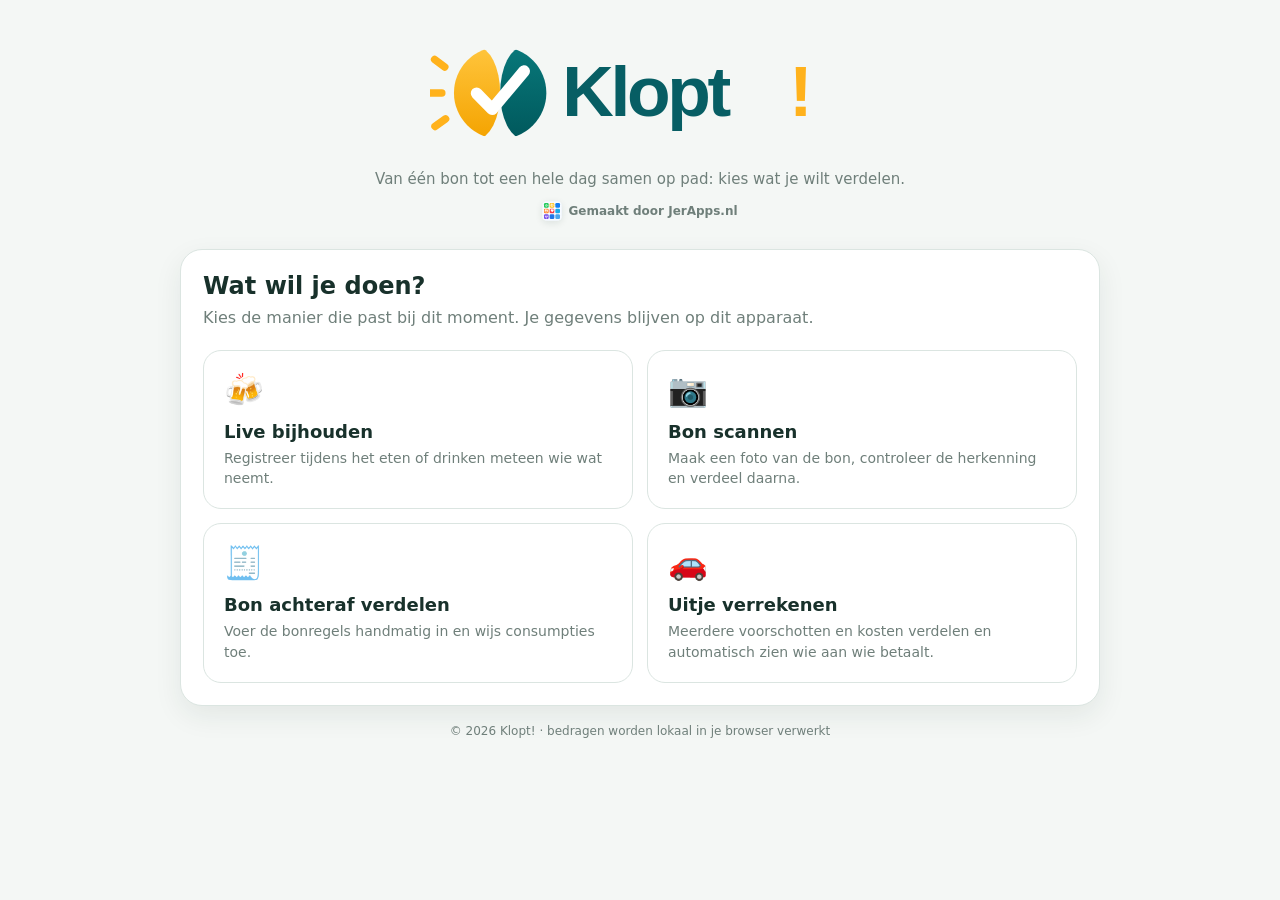
<file: index.html>
<!doctype html>
<html lang="nl">
<head>
  <meta charset="utf-8" />
  <meta name="viewport" content="width=device-width, initial-scale=1, viewport-fit=cover" />
  <meta name="theme-color" content="#174f43" />
  <title>Klopt!</title>
  <link rel="icon" type="image/svg+xml" href="assets/klopt-icon.svg">
  <style>
    :root{--bg:#f4f7f5;--card:#fff;--ink:#18312b;--muted:#6f7f7a;--line:#dbe5e1;--primary:#174f43;--accent:#f2a65a;--shadow:0 10px 28px rgba(24,49,43,.08)}
    *{box-sizing:border-box} body{margin:0;background:var(--bg);color:var(--ink);font-family:Inter,ui-sans-serif,system-ui,-apple-system,BlinkMacSystemFont,"Segoe UI",sans-serif;min-height:100vh}
    .wrap{width:min(920px,calc(100% - 28px));margin:0 auto;padding:28px 0 44px}.brand{text-align:center;margin-bottom:24px}.brand img{width:min(420px,82vw);height:auto;display:block;margin:0 auto}.brand p{margin:6px auto 0;max-width:590px;color:var(--muted);font-size:15px;line-height:1.5}
    .panel{background:var(--card);border:1px solid var(--line);border-radius:22px;box-shadow:var(--shadow);padding:22px}.panel h1{font-size:24px;margin:0 0 6px}.panel>p{margin:0 0 20px;color:var(--muted);line-height:1.5}
    .grid{display:grid;grid-template-columns:repeat(2,minmax(0,1fr));gap:14px}.choice{appearance:none;border:1px solid var(--line);background:#fff;border-radius:18px;padding:20px;text-align:left;cursor:pointer;color:var(--ink);font:inherit;transition:.15s ease;min-height:155px}.choice:hover{transform:translateY(-2px);box-shadow:0 9px 22px rgba(24,49,43,.08);border-color:#b9cec6}.choice:active{transform:none}.icon{font-size:32px;display:block;margin-bottom:12px}.choice strong{font-size:18px;display:block;margin-bottom:6px}.choice span:last-child{font-size:14px;color:var(--muted);line-height:1.45;display:block}
    .maker{display:inline-flex;align-items:center;gap:6px;margin-top:10px;color:var(--muted);font-size:12px;text-decoration:none;font-weight:650}.maker img{width:20px;height:20px;border-radius:5px;box-shadow:0 2px 7px rgba(24,49,43,.10);margin:0;display:block}.maker:hover{color:var(--primary)}
    .status{display:none;margin-top:15px;border-radius:14px;padding:12px 14px;background:#eaf7ef;color:#287a54;font-size:14px}.status.error{background:#fff0f0;color:#b84646}.foot{text-align:center;color:var(--muted);font-size:12px;margin-top:18px}
    @media(max-width:650px){.wrap{width:min(100% - 20px,920px);padding-top:18px}.panel{padding:16px;border-radius:18px}.grid{grid-template-columns:1fr}.choice{min-height:auto;padding:17px}.brand{margin-bottom:17px}}
  </style>
</head>
<body>
  <main class="wrap">
    <div class="brand">
      <img src="assets/klopt-logo.svg" alt="Klopt!">
      <p>Van één bon tot een hele dag samen op pad: kies wat je wilt verdelen.</p>
      <a class="maker" href="https://jerapps.nl" target="_blank" rel="noopener noreferrer"><img src="assets/jerapps-icon.svg" alt="">Gemaakt door JerApps.nl</a>
    </div>
    <section class="panel">
      <h1>Wat wil je doen?</h1>
      <p>Kies de manier die past bij dit moment. Je gegevens blijven op dit apparaat.</p>
      <div class="grid">
        <button class="choice" type="button" data-mode="live"><span class="icon">🍻</span><strong>Live bijhouden</strong><span>Registreer tijdens het eten of drinken meteen wie wat neemt.</span></button>
        <button class="choice" type="button" data-mode="scan"><span class="icon">📷</span><strong>Bon scannen</strong><span>Maak een foto van de bon, controleer de herkenning en verdeel daarna.</span></button>
        <button class="choice" type="button" data-mode="after"><span class="icon">🧾</span><strong>Bon achteraf verdelen</strong><span>Voer de bonregels handmatig in en wijs consumpties toe.</span></button>
        <button class="choice trip" type="button" id="tripBtn"><span class="icon">🚗</span><strong>Uitje verrekenen</strong><span>Meerdere voorschotten en kosten verdelen en automatisch zien wie aan wie betaalt.</span></button>
      </div>
      <div class="status" id="status">Klopt! wordt geladen…</div>
    </section>
    <div class="foot">&copy; 2026 Klopt! · bedragen worden lokaal in je browser verwerkt</div>
  </main>
  <script>
    const statusBox=document.getElementById('status');
    document.getElementById('tripBtn').addEventListener('click',()=>{ location.href='uitje.html'; });
    document.querySelectorAll('[data-mode]').forEach(btn=>btn.addEventListener('click',()=>launch(btn.dataset.mode)));

    async function launch(mode){
      statusBox.className='status'; statusBox.style.display='block'; statusBox.textContent='Klopt! wordt geladen…';
      document.querySelectorAll('button').forEach(b=>b.disabled=true);
      try{
        const res=await fetch('app.html',{cache:'no-store'});
        if(!res.ok) throw new Error('app.html kon niet worden geladen');
        let html=await res.text();
        html=html.replaceAll('Bonsplitser','Klopt!')
                 .replaceAll('assets/bonsplitser-logo.png','assets/klopt-logo.svg')
                 .replaceAll("'bonsplitser'","'klopt'");
        html=html.replace('</style>', `.brandcopy{min-width:0}.maker-app{display:inline-flex;align-items:center;gap:5px;color:var(--muted);font-size:11px;font-weight:650;text-decoration:none;margin-top:4px}.maker-app img{width:17px;height:17px;border-radius:4px}.maker-app:hover{color:var(--primary)}</style>`);
        html=html.replace('<p class="subtitle" id="headerSubtitle">Wie waren erbij?</p>', '<div class="brandcopy"><p class="subtitle" id="headerSubtitle">Wie waren erbij?</p><a class="maker-app" href="https://jerapps.nl" target="_blank" rel="noopener noreferrer"><img src="assets/jerapps-icon.svg" alt="">Gemaakt door JerApps.nl</a></div>');
        const safeMode=JSON.stringify(mode);
        const extra=`<script>setTimeout(()=>{const b=document.querySelector('[data-start-mode='+${safeMode}+']'); if(b) b.click();},50);<\/script>`;
        html=html.replace('</body>',extra+'</body>');
        html=html.replace('<div class="top-actions"><button class="linkbtn" id="resetBtn">','<div class="top-actions"><button class="linkbtn" onclick="location.reload()">← Hoofdmenu</button><button class="linkbtn" id="resetBtn">');
        document.open(); document.write(html); document.close();
      }catch(err){
        document.querySelectorAll('button').forEach(b=>b.disabled=false);
        statusBox.className='status error'; statusBox.textContent='Laden is niet gelukt. Vernieuw de pagina en probeer het opnieuw.';
        console.error(err);
      }
    }
  </script>
</body>
</html>
</file>
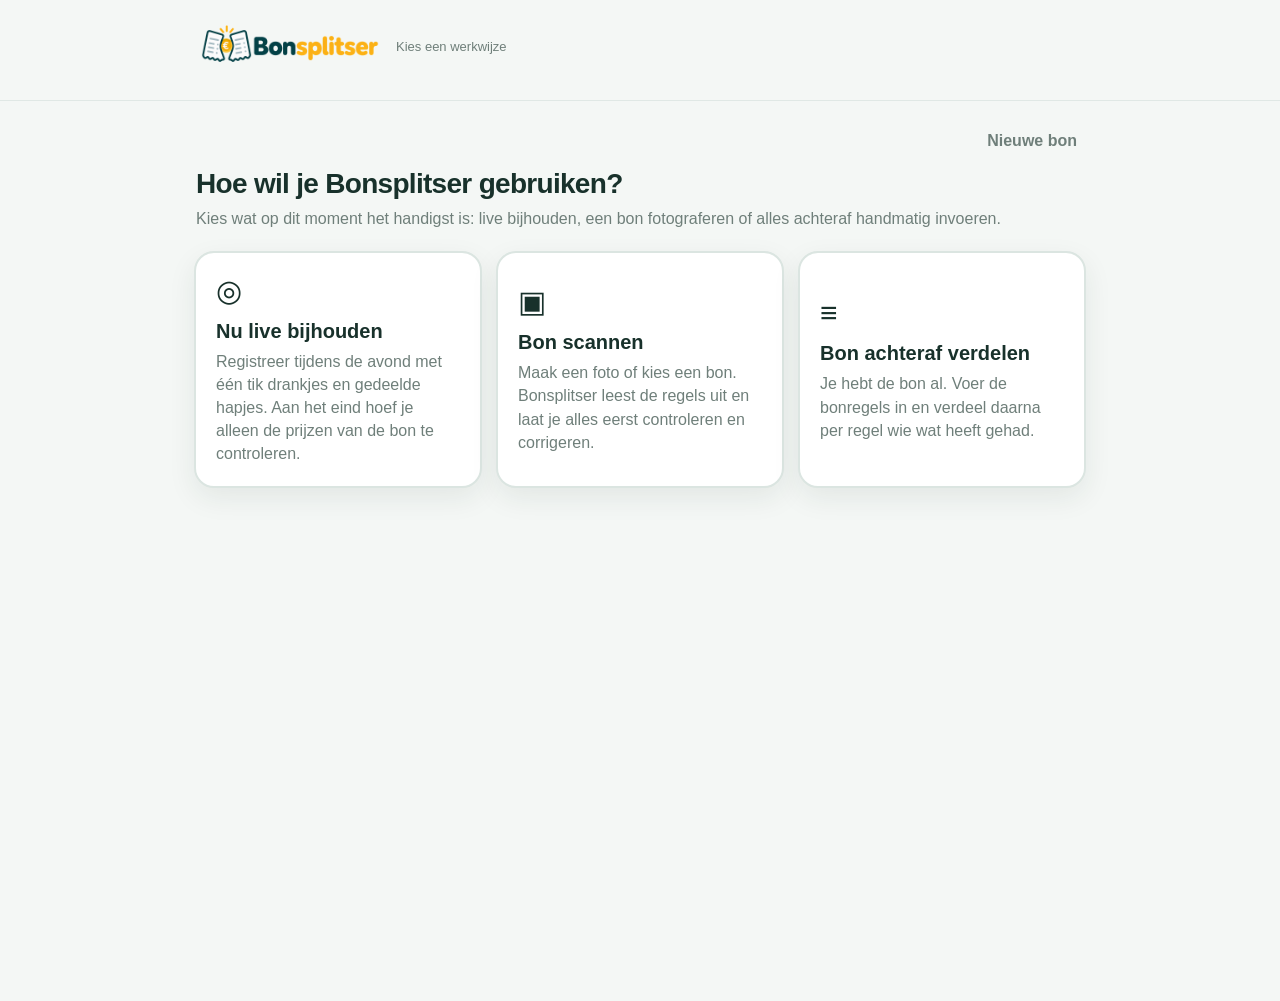
<file: app.html>
<!doctype html>
<html lang="nl">
<head>
  <meta charset="utf-8" />
  <meta name="viewport" content="width=device-width, initial-scale=1, viewport-fit=cover" />
  <meta name="theme-color" content="#174f43" />
  <title>Bonsplitser</title>
  <link rel="icon" type="image/png" href="assets/favicon.png">
  <style>
    :root {
      --bg: #f4f7f5;
      --card: #ffffff;
      --ink: #18312b;
      --muted: #6f7f7a;
      --line: #dbe5e1;
      --primary: #174f43;
      --primary-2: #267362;
      --accent: #f2a65a;
      --danger: #b84646;
      --success: #287a54;
      --warn-bg: #fff6df;
      --danger-bg: #fff0f0;
      --success-bg: #eaf7ef;
      --shadow: 0 10px 28px rgba(24,49,43,.08);
      --radius: 18px;
    }
    * { box-sizing: border-box; }
    body {
      margin: 0;
      background: var(--bg);
      color: var(--ink);
      font-family: Inter, ui-sans-serif, -apple-system, BlinkMacSystemFont, "Segoe UI", sans-serif;
      -webkit-font-smoothing: antialiased;
    }
    button, input, select { font: inherit; }
    button { cursor: pointer; }
    .app { max-width: 920px; margin: 0 auto; min-height: 100vh; padding-bottom: calc(94px + env(safe-area-inset-bottom)); }
    header {
      position: sticky; top: 0; z-index: 30;
      background: rgba(244,247,245,.94); backdrop-filter: blur(12px);
      border-bottom: 1px solid rgba(219,229,225,.8);
    }
    .head { max-width: 920px; margin: 0 auto; padding: 14px 16px 10px; }
    .brandrow { display: flex; align-items: center; gap: 12px; }
    .brand-logo { width: 188px; max-width: 54vw; height: auto; display: block; }
    .subtitle { margin: 2px 0 0; color: var(--muted); font-size: 13px; }
    .progress { margin-top: 13px; display: grid; grid-template-columns: repeat(5,1fr); gap: 6px; }
    .progress div { height: 5px; border-radius: 999px; background: #d9e3df; transition: .2s ease; }
    .progress div.active { background: var(--primary); }

    main { padding: 18px 14px 24px; }
    .step { display: none; animation: fade .18s ease; }
    .step.active { display: block; }
    @keyframes fade { from { opacity: .3; transform: translateY(4px); } to { opacity: 1; transform: none; } }
    .section-title { font-size: 28px; line-height: 1.1; margin: 8px 2px 8px; letter-spacing: -.7px; }
    .section-help { margin: 0 2px 20px; color: var(--muted); line-height: 1.45; }
    .card { background: var(--card); border: 1px solid var(--line); border-radius: var(--radius); padding: 16px; box-shadow: var(--shadow); margin-bottom: 14px; }
    .card h3 { margin: 0 0 12px; font-size: 18px; }
    .grid2 { display: grid; grid-template-columns: 1fr 1fr; gap: 12px; }
    label.field { display: block; }
    .field span, .mini-label { display: block; font-size: 12px; font-weight: 700; color: var(--muted); margin: 0 0 6px 2px; }
    input, select {
      width: 100%; border: 1px solid var(--line); border-radius: 13px; background: #fbfcfb; color: var(--ink);
      padding: 12px 13px; outline: none; min-height: 44px;
    }
    input:focus, select:focus { border-color: var(--primary-2); box-shadow: 0 0 0 3px rgba(38,115,98,.12); background: white; }
    input[type="checkbox"], input[type="radio"] { width: auto; min-height: 0; accent-color: var(--primary); }
    .row { display: flex; gap: 10px; align-items: center; }
    .grow { flex: 1; }
    .btn {
      border: 0; border-radius: 13px; padding: 11px 15px; min-height: 44px; font-weight: 750;
      background: #e7eeeb; color: var(--ink);
    }
    .btn:hover { filter: brightness(.985); }
    .btn.primary { background: var(--primary); color: white; }
    .btn.ghost { background: transparent; border: 1px solid var(--line); }
    .btn.danger { background: var(--danger-bg); color: var(--danger); }
    .iconbtn { width: 42px; min-width: 42px; padding: 0; font-size: 18px; }
    .person-row, .item-row { display: grid; gap: 8px; align-items: end; margin-bottom: 9px; }
    .person-row { grid-template-columns: 1fr 42px; }
    .item-row { grid-template-columns: 80px 1fr 112px 42px; }
    .totals-bar {
      display: flex; flex-wrap: wrap; justify-content: space-between; gap: 8px 18px; align-items: center;
      padding: 13px 15px; border-radius: 15px; background: #edf4f1; margin: 14px 0;
    }
    .totals-bar strong { font-size: 20px; }
    .small { font-size: 13px; color: var(--muted); }
    .pill { display: inline-flex; align-items: center; gap: 6px; border-radius: 999px; padding: 6px 10px; font-size: 12px; font-weight: 750; background: #edf4f1; }
    .pill.ok { background: var(--success-bg); color: var(--success); }
    .pill.bad { background: var(--danger-bg); color: var(--danger); }
    .pill.warn { background: var(--warn-bg); color: #8b6414; }

    .distribution-card { padding: 0; overflow: hidden; }
    .dist-head { padding: 14px 16px; border-bottom: 1px solid var(--line); background: #fcfdfc; }
    .dist-title { display: flex; justify-content: space-between; align-items: start; gap: 10px; }
    .dist-title h3 { margin: 0; }
    .dist-sub { color: var(--muted); font-size: 13px; margin-top: 3px; }
    .mode-tabs { display: grid; grid-template-columns: repeat(3,1fr); gap: 6px; margin-top: 12px; }
    .mode-btn { border: 1px solid var(--line); background: white; color: var(--ink); border-radius: 11px; padding: 9px 8px; font-size: 12px; font-weight: 700; }
    .mode-btn.active { background: var(--primary); color: white; border-color: var(--primary); }
    .dist-body { padding: 12px 16px 15px; }
    .person-alloc { display: grid; grid-template-columns: minmax(0,1fr) 100px 90px; gap: 8px; align-items: center; padding: 7px 0; border-bottom: 1px solid #eef2f0; }
    .person-alloc:last-child { border-bottom: 0; }
    .person-alloc .name { overflow: hidden; text-overflow: ellipsis; white-space: nowrap; font-weight: 650; }
    .person-alloc input[type="number"] { min-height: 38px; padding: 8px 10px; text-align: right; }
    .amount { text-align: right; font-variant-numeric: tabular-nums; }
    .checkperson { display: flex; align-items: center; gap: 10px; min-height: 38px; }
    .checkperson input { transform: scale(1.15); }
    .validation { margin-top: 10px; font-size: 12px; border-radius: 11px; padding: 9px 10px; }
    .validation.ok { background: var(--success-bg); color: var(--success); }
    .validation.bad { background: var(--danger-bg); color: var(--danger); }

    .radio-card { display: flex; align-items: flex-start; gap: 11px; padding: 13px; border: 1px solid var(--line); border-radius: 14px; margin: 8px 0; background: #fbfcfb; }
    .radio-card input { margin-top: 3px; transform: scale(1.12); }
    .radio-card strong { display: block; margin-bottom: 3px; }
    .summary-person { border: 1px solid var(--line); border-radius: 16px; overflow: hidden; margin-bottom: 12px; background: white; }
    .summary-top { display: flex; justify-content: space-between; gap: 10px; padding: 14px 15px; background: #fbfcfb; align-items: center; }
    .summary-top h3 { margin: 0; }
    .summary-top .price { font-size: 22px; font-weight: 800; }
    .details { padding: 4px 15px 12px; }
    .detail-row { display: grid; grid-template-columns: 1fr auto; gap: 12px; padding: 8px 0; border-bottom: 1px dashed #e6ece9; font-size: 14px; }
    .detail-row:last-child { border-bottom: 0; }
    .detail-row .desc small { display: block; color: var(--muted); margin-top: 2px; }
    .grand-total { background: var(--primary); color: white; border-radius: 19px; padding: 18px; margin: 15px 0; }
    .grand-total .line { display: flex; justify-content: space-between; padding: 4px 0; }
    .grand-total .big { margin-top: 8px; padding-top: 11px; border-top: 1px solid rgba(255,255,255,.25); font-size: 22px; font-weight: 850; }
    .notice { border-radius: 14px; padding: 12px 13px; background: var(--warn-bg); color: #795a18; font-size: 13px; line-height: 1.4; margin: 10px 0 14px; }
    .empty { text-align: center; color: var(--muted); padding: 24px 14px; border: 1px dashed #cad8d2; border-radius: 14px; }

    .bottom-nav {
      position: fixed; z-index: 40; left: 0; right: 0; bottom: 0; background: rgba(255,255,255,.96); backdrop-filter: blur(13px);
      border-top: 1px solid var(--line); padding: 10px max(14px, env(safe-area-inset-right)) calc(10px + env(safe-area-inset-bottom)) max(14px, env(safe-area-inset-left));
    }
    .bottom-inner { max-width: 920px; margin: 0 auto; display: grid; grid-template-columns: 1fr 1.4fr; gap: 10px; }
    .bottom-inner.one { grid-template-columns: 1fr; }
    .hidden { display: none !important; }
    .top-actions { display: flex; justify-content: flex-end; margin: 6px 2px 12px; }
    .linkbtn { border: 0; background: transparent; color: var(--muted); font-weight: 700; padding: 7px; }
    .copy-ok { color: var(--success); font-weight: 700; margin-top: 8px; font-size: 13px; }


    .mode-grid { display: grid; grid-template-columns: repeat(3,1fr); gap: 14px; }
    .choice-card { border: 2px solid var(--line); background: white; border-radius: 20px; padding: 20px; text-align: left; color: var(--ink); min-height: 185px; box-shadow: var(--shadow); }
    .choice-card:hover { border-color: var(--primary-2); }
    .choice-icon { font-size: 30px; margin-bottom: 12px; }
    .choice-card h3 { font-size: 20px; margin: 0 0 7px; }
    .choice-card p { color: var(--muted); line-height: 1.45; margin: 0; }
    .live-selector { display: flex; flex-wrap: wrap; gap: 8px; margin-top: 8px; }
    .person-chip { border: 1px solid var(--line); background: white; border-radius: 999px; padding: 10px 14px; font-weight: 750; color: var(--ink); }
    .person-chip.active { background: var(--primary); color: white; border-color: var(--primary); }
    .live-products { display: grid; grid-template-columns: repeat(2, minmax(0,1fr)); gap: 10px; margin-top: 10px; }
    .product-tap { border: 1px solid var(--line); background: #fbfcfb; border-radius: 15px; padding: 14px; text-align: left; min-height: 74px; color: var(--ink); }
    .product-tap strong { display: block; font-size: 16px; margin-bottom: 4px; }
    .product-tap span { font-size: 12px; color: var(--muted); }
    .product-tap:active { transform: scale(.985); background: #eef5f2; }
    .live-add-grid { display: grid; grid-template-columns: 1fr 120px auto; gap: 8px; align-items: end; }
    .live-log { display: flex; flex-direction: column; gap: 8px; }
    .log-row { display: grid; grid-template-columns: 1fr auto; gap: 10px; align-items: center; border-bottom: 1px solid #eef2f0; padding: 9px 0; }
    .log-row:last-child { border-bottom: 0; }
    .log-main { font-size: 14px; }
    .log-main small { display: block; color: var(--muted); margin-top: 3px; }
    .inline-actions { display: flex; gap: 8px; flex-wrap: wrap; }
    .micro-btn { border: 0; border-radius: 10px; min-height: 36px; padding: 7px 10px; font-weight: 750; background: #edf4f1; color: var(--ink); }
    .micro-btn.danger { background: var(--danger-bg); color: var(--danger); }
    .live-counter { font-variant-numeric: tabular-nums; font-weight: 800; }

    .scan-drop { border: 2px dashed #c8d8d1; background: #fbfdfc; border-radius: 18px; padding: 18px; text-align: center; }
    .scan-drop input[type="file"] { position: absolute; width: 1px; height: 1px; opacity: 0; pointer-events: none; }
    .scan-preview { width: 100%; max-height: 430px; object-fit: contain; border-radius: 14px; margin-top: 14px; background: #eef2f0; }
    .scan-actions { display: flex; gap: 9px; flex-wrap: wrap; justify-content: center; margin-top: 12px; }
    .scan-progress { margin-top: 14px; }
    .progress-track { height: 9px; background: #e7eeeb; border-radius: 999px; overflow: hidden; }
    .progress-fill { height: 100%; width: 0%; background: var(--primary); transition: width .2s ease; }
    .scan-table { display: grid; gap: 10px; }
    .scan-row { display: grid; grid-template-columns: 68px minmax(0,1fr) 96px 42px; gap: 8px; align-items: end; padding: 10px 0; border-bottom: 1px solid #eef2f0; }
    .scan-row:last-child { border-bottom: 0; }
    .scan-unit { font-size: 12px; color: var(--muted); padding: 0 2px 9px; text-align: right; }
    .scan-check { display: grid; gap: 7px; margin-top: 10px; }
    .check-line { display: flex; justify-content: space-between; gap: 16px; padding: 10px 12px; border-radius: 12px; background: #f2f6f4; font-size: 14px; }
    .check-line.bad { background: var(--danger-bg); color: var(--danger); }
    .check-line.ok { background: var(--success-bg); color: var(--success); }
    .ocr-raw { white-space: pre-wrap; word-break: break-word; max-height: 220px; overflow: auto; background: #f5f7f6; border-radius: 12px; padding: 12px; font-family: ui-monospace, SFMono-Regular, Menlo, monospace; font-size: 11px; color: #51605b; }

    @media (max-width: 620px) {
      .grid2 { grid-template-columns: 1fr; }
      .item-row { grid-template-columns: 72px 1fr 42px; }
      .item-row .price-field { grid-column: 1 / 3; }
      .section-title { font-size: 25px; }
      .person-alloc { grid-template-columns: minmax(0,1fr) 88px 78px; }
      .mode-btn { font-size: 11px; padding: 9px 4px; }
      .mode-grid { grid-template-columns: 1fr; }
      .live-products { grid-template-columns: 1fr 1fr; }
      .live-add-grid { grid-template-columns: 1fr 100px; }
      .live-add-grid .add-live-wrap { grid-column: 1 / 3; }
      .scan-row { grid-template-columns: 64px minmax(0,1fr) 42px; }
      .scan-row .scan-price-field { grid-column: 1 / 3; }
    }

    @media print {
      body { background: white; }
      header, .bottom-nav, .top-actions, #shareActions { display: none !important; }
      .app { max-width: none; padding: 0; }
      main { padding: 0; }
      .step { display: none !important; }
      .step[data-step="6"].active { display: block !important; }
      .card, .summary-person { box-shadow: none; break-inside: avoid; }
    }
  </style>
</head>
<body>
<header>
  <div class="head">
    <div class="brandrow">
      <img class="brand-logo" src="assets/bonsplitser-logo.png" alt="Bonsplitser">
      <p class="subtitle" id="headerSubtitle">Wie waren erbij?</p>
    </div>
    <div class="progress" id="progress" aria-label="Voortgang"></div>
  </div>
</header>

<div class="app">
  <main>
    <div class="top-actions"><button class="linkbtn" id="resetBtn">Nieuwe bon</button></div>


    <section class="step" data-step="0">
      <h2 class="section-title">Hoe wil je Bonsplitser gebruiken?</h2>
      <p class="section-help">Kies wat op dit moment het handigst is: live bijhouden, een bon fotograferen of alles achteraf handmatig invoeren.</p>
      <div class="mode-grid">
        <button class="choice-card" data-start-mode="live">
          <div class="choice-icon">◎</div>
          <h3>Nu live bijhouden</h3>
          <p>Registreer tijdens de avond met één tik drankjes en gedeelde hapjes. Aan het eind hoef je alleen de prijzen van de bon te controleren.</p>
        </button>
        <button class="choice-card" data-start-mode="scan">
          <div class="choice-icon">▣</div>
          <h3>Bon scannen</h3>
          <p>Maak een foto of kies een bon. Bonsplitser leest de regels uit en laat je alles eerst controleren en corrigeren.</p>
        </button>
        <button class="choice-card" data-start-mode="after">
          <div class="choice-icon">≡</div>
          <h3>Bon achteraf verdelen</h3>
          <p>Je hebt de bon al. Voer de bonregels in en verdeel daarna per regel wie wat heeft gehad.</p>
        </button>
      </div>
    </section>


    <section class="step" data-step="7">
      <h2 class="section-title">Bon scannen</h2>
      <p class="section-help">Maak de bon zo groot en recht mogelijk in beeld. De herkenning gebeurt op je apparaat. Je controleert altijd eerst wat Bonsplitser heeft gelezen.</p>

      <div class="card">
        <div class="scan-drop">
          <strong>Foto van de bon</strong>
          <p class="small">Op een telefoon kun je direct de camera openen. De eerste scan heeft internet nodig om de tekstherkenning te laden.</p>
          <input id="receiptPhoto" type="file" accept="image/*" capture="environment">
          <div class="scan-actions">
            <button class="btn primary" id="chooseReceiptBtn">📷 Foto maken / kiezen</button>
            <button class="btn ghost hidden" id="scanReceiptBtn">Bon uitlezen</button>
          </div>
          <img id="scanPreview" class="scan-preview hidden" alt="Voorbeeld van de gekozen bon">
          <div id="scanProgress" class="scan-progress hidden">
            <div class="progress-track"><div id="scanProgressFill" class="progress-fill"></div></div>
            <p class="small" id="scanStatus" style="margin:8px 0 0">Scanner voorbereiden…</p>
          </div>
        </div>
      </div>

      <div id="scanResults" class="hidden">
        <div class="card">
          <div class="row" style="justify-content:space-between;align-items:flex-start">
            <div><h3 style="margin-bottom:4px">Dit hebben we gevonden</h3><span class="small">Controleer aantallen, omschrijvingen en bedragen. Alles is aanpasbaar.</span></div>
            <button class="btn ghost" id="addScanRowBtn">+ Regel</button>
          </div>
          <div id="scanRows" class="scan-table" style="margin-top:10px"></div>
        </div>

        <div class="card">
          <h3>Controle van de bon</h3>
          <div class="grid2">
            <label class="field"><span>Subtotaal op bon</span><input id="scanSubtotal" type="number" min="0" step="0.01" inputmode="decimal" placeholder="0,00"></label>
            <label class="field"><span>Fooi op bon</span><input id="scanTip" type="number" min="0" step="0.01" inputmode="decimal" placeholder="0,00"></label>
          </div>
          <label class="field" style="margin-top:10px"><span>Totaal betaald</span><input id="scanGrandTotal" type="number" min="0" step="0.01" inputmode="decimal" placeholder="0,00"></label>
          <div id="scanChecks" class="scan-check"></div>
        </div>

        <details class="card">
          <summary style="font-weight:750;cursor:pointer">Ruwe herkende tekst bekijken</summary>
          <div id="scanRawText" class="ocr-raw" style="margin-top:12px"></div>
        </details>
      </div>
    </section>

    <section class="step" data-step="1">
      <h2 class="section-title">Wie waren erbij?</h2>
      <p class="section-help">Voeg iedereen toe die iets heeft gebruikt. Mensen die eerder weggingen blijven gewoon in de lijst; bij latere hapjes vink je ze niet aan.</p>
      <div class="card">
        <div class="grid2">
          <label class="field"><span>Restaurant / locatie (optioneel)</span><input id="restaurant" placeholder="Bijv. De Bloemen" /></label>
          <label class="field"><span>Datum (optioneel)</span><input id="date" type="date" /></label>
        </div>
      </div>
      <div class="card">
        <h3>Personen</h3>
        <div id="peopleList"></div>
        <button class="btn ghost" id="addPersonBtn">+ Persoon toevoegen</button>
      </div>
    </section>


    <section class="step" data-step="2">
      <h2 class="section-title">Live bijhouden</h2>
      <p class="section-help">Selecteer eerst wie iets neemt en tik daarna op de consumptie. Selecteer je meerdere personen, dan registreert Bonsplitser één gedeeld item dat later automatisch over hen wordt verdeeld.</p>

      <div class="card">
        <h3>1. Wie neemt iets?</h3>
        <div id="livePeople" class="live-selector"></div>
        <p class="small" id="liveSelectionHelp" style="margin:10px 2px 0">Selecteer één of meer personen.</p>
      </div>

      <div class="card">
        <h3>2. Tik op de consumptie</h3>
        <div id="liveProducts" class="live-products"></div>
        <div id="noLiveProducts" class="empty hidden">Voeg hieronder eerst een drankje of hapje toe.</div>
      </div>

      <div class="card">
        <h3>Consumptie toevoegen</h3>
        <div class="live-add-grid">
          <label class="field"><span>Naam</span><input id="newLiveProductName" placeholder="Bijv. Affligem Blond" autocomplete="off"></label>
          <label class="field"><span>Prijs p/st (optioneel)</span><input id="newLiveProductPrice" type="number" min="0" step="0.01" inputmode="decimal" placeholder="0,00"></label>
          <div class="add-live-wrap"><button class="btn ghost" id="addLiveProductBtn" style="width:100%">+ Toevoegen</button></div>
        </div>
        <p class="small" style="margin:10px 2px 0">Prijs nog niet bekend? Geen probleem. Die kun je later vanaf de bon invullen.</p>
      </div>

      <div class="card">
        <div class="row" style="justify-content:space-between;align-items:flex-start">
          <div><h3 style="margin-bottom:3px">Wat is al geregistreerd?</h3><span class="small" id="liveEventCount">0 consumpties</span></div>
          <button class="micro-btn" id="undoLiveBtn">↶ Laatste ongedaan</button>
        </div>
        <div id="liveLog" class="live-log" style="margin-top:8px"></div>
      </div>
    </section>


    <section class="step" data-step="3">
      <h2 class="section-title">Wat staat er op de bon?</h2>
      <p class="section-help">Vul per regel het aantal, de omschrijving en de totaalprijs op de bon in. De prijs per stuk wordt automatisch berekend.</p>
      <div class="card">
        <div id="itemsList"></div>
        <button class="btn ghost" id="addItemBtn">+ Bonregel toevoegen</button>
        <div class="totals-bar"><span>Totaal bon</span><strong id="receiptTotal">€ 0,00</strong></div>
      </div>
    </section>

    <section class="step" data-step="4">
      <h2 class="section-title">Wie had wat?</h2>
      <p class="section-help">Kies per bonregel de handigste manier van verdelen. De app controleert of elk bedrag volledig is toegewezen.</p>
      <div id="distributionList"></div>
      <div id="distributionOverall" class="notice"></div>
    </section>

    <section class="step" data-step="5">
      <h2 class="section-title">Fooi</h2>
      <p class="section-help">Vul de betaalde fooi in en kies hoe die over de groep moet worden verdeeld.</p>
      <div class="card">
        <label class="field"><span>Fooi</span><input id="tip" type="number" min="0" step="0.01" inputmode="decimal" placeholder="0,00" /></label>
        <div class="totals-bar"><span>Bon + fooi</span><strong id="withTipTotal">€ 0,00</strong></div>
      </div>
      <div class="card">
        <h3>Hoe verdelen?</h3>
        <label class="radio-card">
          <input type="radio" name="tipMode" value="equal" checked />
          <div><strong>Iedereen evenveel</strong><span class="small">De fooi wordt in gelijke delen over alle aanwezigen verdeeld.</span></div>
        </label>
        <label class="radio-card">
          <input type="radio" name="tipMode" value="proportional" />
          <div><strong>Naar rato van consumpties</strong><span class="small">Wie meer heeft gebruikt, betaalt ook een groter deel van de fooi.</span></div>
        </label>
      </div>
    </section>

    <section class="step" data-step="6">
      <h2 class="section-title">Eindafrekening</h2>
      <p class="section-help">Alles is verdeeld. Hieronder staat per persoon precies wat er betaald moet worden.</p>
      <div id="grandTotal"></div>
      <div id="summaryList"></div>
      <div class="card" id="shareActions">
        <h3>Deel of bewaar de afrekening</h3>
        <div class="inline-actions">
          <button class="btn primary" id="shareAllBtn">Deel overzicht</button>
          <button class="btn ghost" id="copyAllBtn">Kopieer tekst</button>
          <button class="btn ghost" id="downloadAllBtn">Download .txt</button>
          <button class="btn ghost" id="printAllBtn">Afdrukken / PDF</button>
        </div>
        <div id="copyStatus" class="copy-ok hidden">Overzicht gekopieerd.</div>
      </div>
    </section>
  </main>
</div>

<nav class="bottom-nav">
  <div class="bottom-inner" id="bottomInner">
    <button class="btn ghost" id="backBtn">Terug</button>
    <button class="btn primary" id="nextBtn">Verder</button>
  </div>
</nav>

<script>
(() => {
  'use strict';

  const STORAGE_KEY = 'bonsplitser-v3';
  const state = {
    step: 0, mode: null,
    restaurant: '', date: '',
    people: [{id: uid(), name:''}, {id: uid(), name:''}],
    liveProducts: [], liveEvents: [], liveSelectedPeople: [],
    items: [{id: uid(), qty: 1, name:'', total:''}],
    allocations: {},
    tip: '', tipMode: 'equal',
    scan: {items:[], subtotal:'', tip:'', total:'', rawText:'', done:false}
  };

  const $ = s => document.querySelector(s);
  const $$ = s => [...document.querySelectorAll(s)];
  const euro = cents => new Intl.NumberFormat('nl-NL', {style:'currency', currency:'EUR'}).format((cents || 0)/100);
  const num = v => {
    if (typeof v === 'number') return Number.isFinite(v) ? v : 0;
    const x = String(v ?? '').replace(',', '.').trim();
    const n = Number(x); return Number.isFinite(n) ? n : 0;
  };
  const moneyToCents = v => Math.round(num(v) * 100);
  function uid(){ return Math.random().toString(36).slice(2,10) + Date.now().toString(36).slice(-4); }
  function cleanName(p, i){ return p.name.trim() || `Persoon ${i+1}`; }
  function esc(v){ return String(v ?? '').replace(/[&<>'"]/g, c => ({'&':'&amp;','<':'&lt;','>':'&gt;',"'":'&#39;','"':'&quot;'}[c])); }
  function fmtQty(v){ const n = num(v); return Number.isInteger(n) ? String(n) : n.toLocaleString('nl-NL',{maximumFractionDigits:2}); }

  function flow(){ if(state.mode==='live') return [0,1,2,3,4,5,6]; if(state.mode==='scan') return [0,7,1,3,4,5,6]; return [0,1,3,4,5,6]; }
  function nextInFlow(){ const f=flow(), i=f.indexOf(state.step); return i>=0 && i<f.length-1 ? f[i+1] : state.step; }
  function prevInFlow(){ const f=flow(), i=f.indexOf(state.step); return i>0 ? f[i-1] : state.step; }

  function save(){ try { localStorage.setItem(STORAGE_KEY, JSON.stringify(state)); } catch(e) {} }
  function load(){
    try {
      const raw = localStorage.getItem(STORAGE_KEY); if (!raw) return;
      const parsed = JSON.parse(raw); Object.assign(state, parsed);
      if (!Array.isArray(state.people) || !state.people.length) state.people=[{id:uid(),name:''}];
      if (!Array.isArray(state.items) || !state.items.length) state.items=[{id:uid(),qty:1,name:'',total:''}];
      if (!Array.isArray(state.liveProducts)) state.liveProducts=[];
      if (!Array.isArray(state.liveEvents)) state.liveEvents=[];
      if (!Array.isArray(state.liveSelectedPeople)) state.liveSelectedPeople=[];
      state.allocations ||= {};
      state.scan ||= {items:[], subtotal:'', tip:'', total:'', rawText:'', done:false};
      if(!Array.isArray(state.scan.items)) state.scan.items=[];
      state.step = Math.max(0, Math.min(7, num(state.step)));
      if (!state.mode) state.step=0;
    } catch(e) {}
  }

  function ensureAllocation(item){
    const current = state.allocations[item.id] || {mode:'units', values:{}};
    current.mode ||= 'units'; current.values ||= {};
    state.people.forEach(p => { if (current.values[p.id] == null) current.values[p.id] = current.mode === 'equal' ? false : ''; });
    state.allocations[item.id] = current;
    return current;
  }

  function allocateProportionally(totalCents, weights){
    const entries = Object.entries(weights).filter(([,w]) => num(w) > 0);
    const sum = entries.reduce((a,[,w]) => a + num(w), 0);
    const out = {}; entries.forEach(([id]) => out[id] = 0);
    if (!sum || totalCents <= 0) return out;
    const raw = entries.map(([id,w]) => ({id, raw: totalCents * num(w) / sum}));
    let used = 0;
    raw.forEach(r => { r.base = Math.floor(r.raw); r.frac = r.raw-r.base; out[r.id]=r.base; used += r.base; });
    raw.sort((a,b)=>b.frac-a.frac || a.id.localeCompare(b.id));
    for (let i=0; i<totalCents-used; i++) out[raw[i % raw.length].id]++;
    return out;
  }

  function itemAllocation(item){
    const alloc=ensureAllocation(item), totalCents=moneyToCents(item.total), result={};
    state.people.forEach(p=>result[p.id]=0);
    let valid=false, message='';
    if (alloc.mode==='equal') {
      const selected=state.people.filter(p=>!!alloc.values[p.id]);
      if (!selected.length) message='Selecteer minimaal één persoon.';
      else { Object.assign(result, allocateProportionally(totalCents,Object.fromEntries(selected.map(p=>[p.id,1])))); valid=true; message=`Gelijk verdeeld over ${selected.length} ${selected.length===1?'persoon':'personen'}.`; }
    } else if (alloc.mode==='units') {
      const expected=num(item.qty), actual=state.people.reduce((s,p)=>s+num(alloc.values[p.id]),0);
      if (expected<=0) message='Vul eerst een geldig aantal op de bon in.';
      else if (Math.abs(expected-actual)>0.00001) message=`Nog te verdelen: ${fmtQty(expected-actual)} van ${fmtQty(expected)}.`;
      else { Object.assign(result, allocateProportionally(totalCents,Object.fromEntries(state.people.map(p=>[p.id,num(alloc.values[p.id])])))); valid=true; message=`Alle ${fmtQty(expected)} verdeeld.`; }
    } else {
      const amounts=Object.fromEntries(state.people.map(p=>[p.id,moneyToCents(alloc.values[p.id])])), actual=Object.values(amounts).reduce((a,b)=>a+b,0), diff=totalCents-actual;
      state.people.forEach(p=>result[p.id]=amounts[p.id]||0);
      if (diff!==0) message=`${diff>0?'Nog te verdelen':'Te veel verdeeld'}: ${euro(Math.abs(diff))}.`;
      else { valid=true; message='Het volledige bedrag is verdeeld.'; }
    }
    return {result,valid,message};
  }

  function allItemAllocations(){
    const perPerson=Object.fromEntries(state.people.map(p=>[p.id,{subtotal:0,lines:[]} ])); let allValid=true;
    state.items.forEach((item,idx)=>{
      const a=itemAllocation(item); if(!a.valid) allValid=false;
      state.people.forEach(p=>{ const cents=a.result[p.id]||0; if(cents){ perPerson[p.id].subtotal+=cents; perPerson[p.id].lines.push({item,cents,index:idx}); } });
    });
    return {perPerson,allValid};
  }

  function tipAllocation(perPerson){
    const tipCents=moneyToCents(state.tip); if(!tipCents||!state.people.length) return Object.fromEntries(state.people.map(p=>[p.id,0]));
    if(state.tipMode==='proportional'){
      const weights=Object.fromEntries(state.people.map(p=>[p.id,perPerson[p.id].subtotal]));
      if(Object.values(weights).reduce((a,b)=>a+b,0)>0) return allocateProportionally(tipCents,weights);
    }
    return allocateProportionally(tipCents,Object.fromEntries(state.people.map(p=>[p.id,1])));
  }

  function receiptTotalCents(){ return state.items.reduce((s,i)=>s+moneyToCents(i.total),0); }

  function syncLiveToBill(){
    if (state.mode!=='live') return;
    const byProduct=new Map();
    state.liveEvents.forEach(ev=>byProduct.set(ev.productId,(byProduct.get(ev.productId)||0)+1));
    const existing=new Map(state.items.filter(i=>i.liveProductId).map(i=>[i.liveProductId,i]));
    const newItems=[], newAlloc={};
    state.liveProducts.forEach(prod=>{
      const qty=byProduct.get(prod.id)||0; if(!qty) return;
      const old=existing.get(prod.id);
      const item={
        id: old?.id || `live_${prod.id}`,
        liveProductId: prod.id,
        qty,
        name: prod.name,
        total: old?.manualTotal ? old.total : (String(prod.unitPrice??'').trim()!=='' ? (num(prod.unitPrice)*qty).toFixed(2) : (old?.total ?? '')),
        manualTotal: old?.manualTotal || false
      };
      newItems.push(item);
      const values=Object.fromEntries(state.people.map(p=>[p.id,0]));
      state.liveEvents.filter(ev=>ev.productId===prod.id).forEach(ev=>{
        const ids=ev.personIds.filter(id=>values[id]!=null); if(!ids.length) return;
        const share=1/ids.length; ids.forEach(id=>values[id]+=share);
      });
      newAlloc[item.id]={mode:'units',values:Object.fromEntries(Object.entries(values).map(([id,v])=>[id,v?Number(v.toFixed(6)):'']))};
    });
    const manualItems=state.items.filter(i=>!i.liveProductId && (i.name?.trim() || String(i.total??'').trim()!==''));
    manualItems.forEach(i=>{ newItems.push(i); if(state.allocations[i.id]) newAlloc[i.id]=state.allocations[i.id]; });
    state.items=newItems.length?newItems:[{id:uid(),qty:1,name:'',total:''}];
    state.allocations=newAlloc;
  }

  function render(){ renderChrome(); renderScan(); renderPeople(); renderLive(); renderItems(); renderDistribution(); renderTip(); renderSummary(); save(); }

  function renderChrome(){
    $$('.step').forEach(el=>el.classList.toggle('active',num(el.dataset.step)===state.step));
    const labels={0:'Kies een werkwijze',1:'Wie waren erbij?',2:'Live bijhouden',3:'Wat staat er op de bon?',4:'Wie had wat?',5:'Fooi',6:'Eindafrekening',7:'Bon scannen'};
    const f=flow().filter(x=>x!==0), idx=f.indexOf(state.step);
    $('#headerSubtitle').textContent=state.step===0 ? labels[0] : `${idx+1}/${f.length} · ${labels[state.step]}`;
    const progress=$('#progress'); progress.innerHTML='';
    if(state.step!==0){
      progress.style.gridTemplateColumns=`repeat(${f.length},1fr)`;
      f.forEach((st,i)=>{ const d=document.createElement('div'); d.classList.toggle('active',i<=idx); progress.appendChild(d); });
    }
    $('#backBtn').classList.toggle('hidden',state.step===0);
    $('#nextBtn').classList.toggle('hidden',state.step===0 || state.step===6);
    if(state.step===2) $('#nextBtn').textContent='Naar de bon';
    else if(state.step===7) $('#nextBtn').textContent='Wie waren erbij?';
    else if(state.step===5) $('#nextBtn').textContent='Bekijk afrekening';
    else $('#nextBtn').textContent='Verder';
    $('#bottomInner').classList.toggle('one',state.step===0 || state.step===6);
    $('.bottom-nav').classList.toggle('hidden',state.step===0);
  }


  let scanFile = null;
  let scanObjectUrl = null;

  function parseMoneyToken(v){
    const cleaned=String(v||'').replace(/[^0-9,.-]/g,'').replace(/\.(?=\d{3}(?:\D|$))/g,'').replace(',','.');
    const n=Number(cleaned); return Number.isFinite(n)?n:null;
  }

  function parseReceiptText(text){
    const lines=String(text||'').split(/\r?\n/).map(x=>x.replace(/[|]/g,' ').replace(/\s+/g,' ').trim()).filter(Boolean);
    const items=[]; let subtotal='', tip='', total=''; let corrections=0;
    const moneyRe=/[€£$]?\s*\d+[.,]\d{2}/g;
    for(const raw of lines){
      const low=raw.toLowerCase();
      const vals=(raw.match(moneyRe)||[]).map(parseMoneyToken).filter(v=>v!=null);
      if(/sub\s*totaal|subtotaal/.test(low) && vals.length){subtotal=vals[vals.length-1].toFixed(2);continue;}
      if(/\bfooi\b|\btip\b/.test(low) && vals.length){tip=vals[vals.length-1].toFixed(2);continue;}
      if(/^totaal\b|^total\b/.test(low) && vals.length){total=vals[vals.length-1].toFixed(2);continue;}
      if(/btw|vat|kaartbetaling|card payment|factuur|invoice|excl|incl/.test(low)) continue;
      const qm=raw.match(/^\D*(\d{1,3})\s+(.+)$/); if(!qm||!vals.length) continue;
      const qty=Number(qm[1]); if(!qty||qty>99) continue;
      let rest=qm[2];
      const moneyMatches=[...rest.matchAll(moneyRe)]; if(!moneyMatches.length) continue;
      const firstMoneyIndex=moneyMatches[0].index;
      let name=rest.slice(0,firstMoneyIndex).replace(/[·•|]+$/,'').trim();
      if(name.length<2) continue;
      let lineTotal=vals[vals.length-1];
      let unit=vals.length>1?vals[vals.length-2]:lineTotal/qty;
      if(qty>0 && Math.abs(unit*qty-lineTotal)>0.03){unit=lineTotal/qty; corrections++;}
      items.push({id:uid(),qty,name,total:lineTotal.toFixed(2),unit:unit.toFixed(2)});
    }
    return {items,subtotal,tip,total,rawText:text,corrections};
  }

  function scanItemsTotal(){ return (state.scan.items||[]).reduce((s,i)=>s+moneyToCents(i.total),0); }

  function renderScan(){
    const results=$('#scanResults'); if(!results)return;
    const has=state.scan.done || (state.scan.items&&state.scan.items.length);
    results.classList.toggle('hidden',!has);
    if(!has)return;
    const wrap=$('#scanRows'); wrap.innerHTML='';
    state.scan.items.forEach((it,idx)=>{
      const qty=Math.max(0,num(it.qty)); const totalC=moneyToCents(it.total); const unit=qty?Math.round(totalC/qty):0;
      const row=document.createElement('div'); row.className='scan-row';
      row.innerHTML=`<label class="field"><span>Aantal</span><input type="number" min="0" step="1" inputmode="numeric" data-scan-qty="${it.id}" value="${esc(it.qty)}"></label><label class="field"><span>Omschrijving</span><input data-scan-name="${it.id}" value="${esc(it.name)}"></label><label class="field scan-price-field"><span>Totaal · p/st ${euro(unit)}</span><input type="number" min="0" step="0.01" inputmode="decimal" data-scan-total="${it.id}" value="${esc(it.total)}"></label><button class="btn danger iconbtn" data-remove-scan-row="${it.id}" aria-label="Verwijder regel">×</button>`;
      wrap.appendChild(row);
    });
    $('#scanSubtotal').value=state.scan.subtotal||''; $('#scanTip').value=state.scan.tip||''; $('#scanGrandTotal').value=state.scan.total||''; $('#scanRawText').textContent=state.scan.rawText||'';
    const calc=scanItemsTotal(), sub=moneyToCents(state.scan.subtotal), tip=moneyToCents(state.scan.tip), grand=moneyToCents(state.scan.total), expected=calc+tip;
    const checks=[];
    const subKnown=String(state.scan.subtotal||'').trim()!=='';
    checks.push(`<div class="check-line ${!subKnown||calc===sub?'ok':'bad'}"><span>Som gevonden bonregels</span><strong>${euro(calc)}${subKnown?` / bon ${euro(sub)}`:''}</strong></div>`);
    const totalKnown=String(state.scan.total||'').trim()!=='';
    checks.push(`<div class="check-line ${!totalKnown||expected===grand?'ok':'bad'}"><span>Regels + fooi</span><strong>${euro(expected)}${totalKnown?` / betaald ${euro(grand)}`:''}</strong></div>`);
    if(subKnown&&calc!==sub) checks.push(`<div class="notice" style="margin:0">⚠ De regels tellen niet op tot het subtotaal. Controleer vooral regels waar OCR een cijfer verkeerd kan hebben gelezen.</div>`);
    else if(totalKnown&&expected!==grand) checks.push(`<div class="notice" style="margin:0">⚠ Subtotaal en fooi sluiten nog niet aan op het betaalde totaal.</div>`);
    else checks.push(`<div class="validation ok">✓ De rekencontrole sluit aan.</div>`);
    $('#scanChecks').innerHTML=checks.join('');
  }

  function loadTesseract(){
    if(window.Tesseract)return Promise.resolve();
    return new Promise((resolve,reject)=>{
      const existing=document.querySelector('script[data-tesseract]'); if(existing){existing.addEventListener('load',resolve,{once:true});existing.addEventListener('error',reject,{once:true});return;}
      const s=document.createElement('script'); s.src='https://cdn.jsdelivr.net/npm/tesseract.js@5/dist/tesseract.min.js'; s.async=true; s.dataset.tesseract='1'; s.onload=resolve; s.onerror=()=>reject(new Error('Scanner kon niet worden geladen.')); document.head.appendChild(s);
    });
  }

  async function preprocessReceipt(file){
    const url=URL.createObjectURL(file);
    const img=await new Promise((resolve,reject)=>{const im=new Image(); im.onload=()=>resolve(im); im.onerror=reject; im.src=url;});
    const maxDim=1700, scale=Math.min(1,maxDim/Math.max(img.naturalWidth,img.naturalHeight));
    const c=document.createElement('canvas'); c.width=Math.round(img.naturalWidth*scale); c.height=Math.round(img.naturalHeight*scale);
    const ctx=c.getContext('2d',{willReadFrequently:true}); ctx.drawImage(img,0,0,c.width,c.height); URL.revokeObjectURL(url);
    const data=ctx.getImageData(0,0,c.width,c.height), d=data.data;
    for(let i=0;i<d.length;i+=4){const g=.299*d[i]+.587*d[i+1]+.114*d[i+2]; const v=Math.max(0,Math.min(255,(g-128)*1.5+128)); d[i]=d[i+1]=d[i+2]=v;}
    ctx.putImageData(data,0,0); return c.toDataURL('image/jpeg',.9);
  }

  async function runReceiptScan(){
    if(!scanFile)return alertMsg('Kies eerst een foto van de bon.');
    const prog=$('#scanProgress'), fill=$('#scanProgressFill'), status=$('#scanStatus'); prog.classList.remove('hidden'); fill.style.width='4%'; status.textContent='Scanner laden…';
    try{
      await loadTesseract(); status.textContent='Foto voorbereiden…'; fill.style.width='10%';
      const processed=await preprocessReceipt(scanFile);
      const logger=m=>{if(m.status==='recognizing text'){const pct=Math.round((m.progress||0)*85)+12;fill.style.width=Math.min(97,pct)+'%';status.textContent=`Bon lezen… ${Math.round((m.progress||0)*100)}%`; } else if(m.status){status.textContent='Scanner: '+m.status.replace(/_/g,' ');}};
      const worker=await Tesseract.createWorker('nld+eng',undefined,{logger});
      const result=await worker.recognize(processed);
      await worker.terminate();
      const parsed=parseReceiptText(result.data.text||''); Object.assign(state.scan,parsed,{done:true});
      if(parsed.tip) state.tip=parsed.tip;
      fill.style.width='100%'; status.textContent=parsed.items.length?`${parsed.items.length} bonregels gevonden. Controleer ze hieronder.`:'Geen duidelijke bonregels gevonden. Je kunt regels handmatig toevoegen.';
      render();
    }catch(err){console.error(err); status.textContent='Scannen lukte niet. Probeer een scherpere foto of voer de regels handmatig in.'; fill.style.width='0%'; alertMsg('De bon kon niet automatisch worden gelezen. Je kunt een andere foto proberen.');}
  }

  function applyScanToBill(){
    if(!state.scan.items.length)return false;
    state.items=state.scan.items.map(it=>({id:uid(),qty:num(it.qty),name:it.name,total:Number(num(it.total)).toFixed(2)}));
    state.allocations={}; if(String(state.scan.tip||'').trim()!=='') state.tip=state.scan.tip;
    return true;
  }

  function renderPeople(){
    $('#restaurant').value=state.restaurant||''; $('#date').value=state.date||'';
    const wrap=$('#peopleList'); wrap.innerHTML='';
    state.people.forEach((p,i)=>{
      const row=document.createElement('div'); row.className='person-row';
      row.innerHTML=`<label class="field"><span>Naam ${i+1}</span><input data-person-name="${p.id}" value="${esc(p.name)}" placeholder="Naam" autocomplete="off"></label><button class="btn danger iconbtn" data-remove-person="${p.id}" aria-label="Verwijder persoon">×</button>`;
      wrap.appendChild(row);
    });
  }

  function renderLive(){
    if(!$('#livePeople')) return;
    state.liveSelectedPeople=state.liveSelectedPeople.filter(id=>state.people.some(p=>p.id===id));
    const ppl=$('#livePeople'); ppl.innerHTML='';
    state.people.forEach((p,i)=>{
      const b=document.createElement('button'); b.className='person-chip'+(state.liveSelectedPeople.includes(p.id)?' active':''); b.dataset.livePerson=p.id; b.textContent=cleanName(p,i); ppl.appendChild(b);
    });
    const selectedNames=state.people.filter(p=>state.liveSelectedPeople.includes(p.id)).map((p,i)=>p.name.trim()||cleanName(p,state.people.indexOf(p)));
    $('#liveSelectionHelp').textContent=!selectedNames.length?'Selecteer één of meer personen.':selectedNames.length===1?`${selectedNames[0]} geselecteerd. Tik nu op een consumptie.`:`${selectedNames.length} personen geselecteerd: een tik registreert één gedeeld item.`;
    const products=$('#liveProducts'); products.innerHTML='';
    state.liveProducts.forEach(prod=>{
      const count=state.liveEvents.filter(e=>e.productId===prod.id).length;
      const b=document.createElement('button'); b.className='product-tap'; b.dataset.tapProduct=prod.id;
      const price=String(prod.unitPrice??'').trim()!==''?`${euro(moneyToCents(prod.unitPrice))} p/st`:'prijs later invullen';
      b.innerHTML=`<strong>${esc(prod.name)}</strong><span>${price} · <span class="live-counter">${count}× geregistreerd</span></span>`; products.appendChild(b);
    });
    $('#noLiveProducts').classList.toggle('hidden',state.liveProducts.length>0);
    $('#liveEventCount').textContent=`${state.liveEvents.length} ${state.liveEvents.length===1?'consumptie':'consumpties'}`;
    const log=$('#liveLog'); log.innerHTML='';
    [...state.liveEvents].slice(-12).reverse().forEach(ev=>{
      const prod=state.liveProducts.find(p=>p.id===ev.productId); if(!prod)return;
      const names=ev.personIds.map(id=>{const idx=state.people.findIndex(p=>p.id===id); return idx>=0?cleanName(state.people[idx],idx):'';}).filter(Boolean);
      const row=document.createElement('div'); row.className='log-row';
      row.innerHTML=`<div class="log-main"><strong>${esc(prod.name)}</strong><small>${names.length>1?'gedeeld door ':''}${esc(names.join(', '))}</small></div><button class="micro-btn danger" data-remove-live-event="${ev.id}">×</button>`; log.appendChild(row);
    });
    if(!state.liveEvents.length) log.innerHTML='<div class="empty">Nog niets geregistreerd.</div>';
  }

  function renderItems(){
    const wrap=$('#itemsList'); wrap.innerHTML='';
    state.items.forEach((it,i)=>{
      const unit=num(it.qty)>0?moneyToCents(it.total)/num(it.qty):0;
      const row=document.createElement('div'); row.className='item-row';
      row.innerHTML=`<label class="field"><span>Aantal</span><input type="number" min="0" step="1" inputmode="decimal" data-item-qty="${it.id}" value="${esc(it.qty)}" ${state.mode==='live'&&it.liveProductId?'readonly':''}></label><label class="field"><span>Omschrijving</span><input data-item-name="${it.id}" value="${esc(it.name)}" placeholder="Bijv. Affligem Blond"></label><label class="field price-field"><span>Totaalprijs · p/st ${euro(Math.round(unit))}</span><input type="number" min="0" step="0.01" inputmode="decimal" data-item-total="${it.id}" value="${esc(it.total)}" placeholder="0,00"></label><button class="btn danger iconbtn" data-remove-item="${it.id}" aria-label="Verwijder bonregel">×</button>`;
      wrap.appendChild(row);
    });
    $('#receiptTotal').textContent=euro(receiptTotalCents());
  }

  function renderDistribution(){
    const wrap=$('#distributionList'); wrap.innerHTML='';
    if(!state.items.length){wrap.innerHTML='<div class="empty">Voeg eerst bonregels toe.</div>';return;}
    state.items.forEach((item,idx)=>{
      const alloc=ensureAllocation(item), chk=itemAllocation(item); let peopleHtml='';
      state.people.forEach((p,pi)=>{
        const pname=esc(cleanName(p,pi)), cents=chk.result[p.id]||0;
        if(alloc.mode==='equal') peopleHtml+=`<div class="person-alloc"><label class="checkperson"><input type="checkbox" data-alloc-check="${item.id}|${p.id}" ${alloc.values[p.id]?'checked':''}><span class="name">${pname}</span></label><span></span><span class="amount">${euro(cents)}</span></div>`;
        else if(alloc.mode==='units') peopleHtml+=`<div class="person-alloc"><span class="name">${pname}</span><input type="number" min="0" step="0.01" inputmode="decimal" data-alloc-value="${item.id}|${p.id}" value="${esc(alloc.values[p.id]??'')}" placeholder="0"><span class="amount">${euro(cents)}</span></div>`;
        else peopleHtml+=`<div class="person-alloc"><span class="name">${pname}</span><input type="number" min="0" step="0.01" inputmode="decimal" data-alloc-value="${item.id}|${p.id}" value="${esc(alloc.values[p.id]??'')}" placeholder="0,00"><span class="amount">${euro(cents)}</span></div>`;
      });
      const card=document.createElement('div'); card.className='card distribution-card';
      card.innerHTML=`<div class="dist-head"><div class="dist-title"><div><h3>${idx+1}. ${esc(item.name.trim()||'Bonregel')}</h3><div class="dist-sub">${fmtQty(item.qty)} × · ${euro(moneyToCents(item.total))}</div></div><span class="pill ${chk.valid?'ok':'bad'}">${chk.valid?'✓ compleet':'controle'}</span></div><div class="mode-tabs"><button class="mode-btn ${alloc.mode==='units'?'active':''}" data-mode="${item.id}|units">Aantallen</button><button class="mode-btn ${alloc.mode==='equal'?'active':''}" data-mode="${item.id}|equal">Gelijk delen</button><button class="mode-btn ${alloc.mode==='amounts'?'active':''}" data-mode="${item.id}|amounts">Vrij bedrag</button></div></div><div class="dist-body">${peopleHtml}<div class="validation ${chk.valid?'ok':'bad'}">${esc(chk.message)}</div></div>`;
      wrap.appendChild(card);
    });
    const all=allItemAllocations(); $('#distributionOverall').className=all.allValid?'validation ok':'notice'; $('#distributionOverall').textContent=all.allValid?`✓ Alle bonregels zijn volledig verdeeld (${euro(receiptTotalCents())}).`:'Nog niet alle bonregels zijn volledig verdeeld. Controleer de regels met de rode melding.';
  }

  function renderTip(){ $('#tip').value=state.tip??''; const r=$(`input[name="tipMode"][value="${state.tipMode}"]`); if(r)r.checked=true; $('#withTipTotal').textContent=euro(receiptTotalCents()+moneyToCents(state.tip)); }

  function renderSummary(){
    const wrap=$('#summaryList'); wrap.innerHTML=''; const data=allItemAllocations();
    if(!data.allValid){ $('#grandTotal').innerHTML='<div class="notice">De eindafrekening kan pas betrouwbaar worden getoond als alle bonregels volledig zijn verdeeld.</div>'; return; }
    const tips=tipAllocation(data.perPerson), receipt=receiptTotalCents(), tip=moneyToCents(state.tip), expected=receipt+tip; let actual=0;
    state.people.forEach(p=>actual+=data.perPerson[p.id].subtotal+(tips[p.id]||0));
    $('#grandTotal').innerHTML=`<div class="grand-total"><div class="line"><span>Bon</span><strong>${euro(receipt)}</strong></div><div class="line"><span>Fooi</span><strong>${euro(tip)}</strong></div><div class="line big"><span>Totaal</span><span>${euro(expected)}</span></div><div class="line" style="font-size:12px;opacity:.82"><span>Controle verdeling</span><span>${actual===expected?'✓ klopt':'⚠ verschil '+euro(actual-expected)}</span></div></div>`;
    state.people.forEach((p,pi)=>{
      const pdata=data.perPerson[p.id], tipCents=tips[p.id]||0, total=pdata.subtotal+tipCents;
      const details=pdata.lines.map(line=>{const a=ensureAllocation(line.item); let extra=a.mode==='equal'?'gedeeld':a.mode==='amounts'?'vrije verdeling':`${fmtQty(num(a.values[p.id]))} ×`; return `<div class="detail-row"><div class="desc">${esc(line.item.name.trim()||'Bonregel')}<small>${extra}</small></div><strong>${euro(line.cents)}</strong></div>`;}).join('');
      const card=document.createElement('div'); card.className='summary-person'; card.innerHTML=`<div class="summary-top"><h3>${esc(cleanName(p,pi))}</h3><span class="price">${euro(total)}</span></div><div class="details">${details||'<div class="detail-row"><span>Geen consumpties</span><strong>€ 0,00</strong></div>'}<div class="detail-row"><div class="desc">Fooi<small>${state.tipMode==='equal'?'gelijk verdeeld':'naar rato'}</small></div><strong>${euro(tipCents)}</strong></div></div>`; wrap.appendChild(card);
    });
  }

  function canAdvance(){
    if(state.step===7){
      if(!state.scan.items.length)return alertMsg('Scan eerst een bon of voeg minimaal één regel toe.');
      const calc=scanItemsTotal(), sub=moneyToCents(state.scan.subtotal), tip=moneyToCents(state.scan.tip), grand=moneyToCents(state.scan.total);
      const subMismatch=String(state.scan.subtotal||'').trim()!=='' && calc!==sub;
      const totalMismatch=String(state.scan.total||'').trim()!=='' && calc+tip!==grand;
      if((subMismatch||totalMismatch) && !confirm('De rekencontrole van de scan sluit nog niet helemaal aan. Wil je toch doorgaan?')) return false;
      if(!applyScanToBill())return false;
    }
    if(state.step===1){ const names=state.people.map(p=>p.name.trim()).filter(Boolean); if(!names.length)return alertMsg('Vul minimaal één naam in.'); if(names.length!==state.people.length)return alertMsg('Vul voor iedere persoon een naam in.'); if(new Set(names.map(n=>n.toLowerCase())).size!==names.length)return alertMsg('Gebruik voor iedere persoon een unieke naam.'); }
    if(state.step===2){ if(!state.liveEvents.length)return alertMsg('Registreer minimaal één consumptie, of ga terug en kies “Bon achteraf verdelen”.'); syncLiveToBill(); }
    if(state.step===3){ const valid=state.items.filter(i=>i.name.trim()&&num(i.qty)>0&&String(i.total??'').trim()!==''&&moneyToCents(i.total)>=0); if(!valid.length||valid.length!==state.items.length)return alertMsg('Vul elke bonregel compleet in: aantal, omschrijving en totaalprijs.'); }
    if(state.step===4&&!allItemAllocations().allValid)return alertMsg('Verdeel eerst alle bonregels volledig.');
    if(state.step===5&&moneyToCents(state.tip)<0)return alertMsg('Fooi kan niet negatief zijn.');
    return true;
  }
  function alertMsg(msg){ window.alert(msg); return false; }
  function go(step){ state.step=step; render(); window.scrollTo({top:0,behavior:'smooth'}); }

  function buildShareText(){
    const data=allItemAllocations(); if(!data.allValid)return'';
    const tips=tipAllocation(data.perPerson);
    const title=state.restaurant.trim()?`Bonsplitser – ${state.restaurant.trim()}`:'Bonsplitser';
    const dateText=state.date?new Date(state.date+'T12:00:00').toLocaleDateString('nl-NL'):'';
    const lines=[title+(dateText?` · ${dateText}`:''),''];
    state.people.forEach((p,pi)=>{
      const d=data.perPerson[p.id], tipC=tips[p.id]||0, total=d.subtotal+tipC;
      lines.push(`${cleanName(p,pi)} — ${euro(total)}`);
      d.lines.forEach(line=>{
        const a=ensureAllocation(line.item); const extra=a.mode==='equal'?'gedeeld':a.mode==='amounts'?'vrije verdeling':`${fmtQty(num(a.values[p.id]))} ×`;
        lines.push(`  • ${line.item.name.trim()||'Bonregel'} (${extra}): ${euro(line.cents)}`);
      });
      if(tipC) lines.push(`  • Fooi: ${euro(tipC)}`);
      lines.push('');
    });
    lines.push(`Bon: ${euro(receiptTotalCents())}`,`Fooi: ${euro(moneyToCents(state.tip))}`,`Totaal: ${euro(receiptTotalCents()+moneyToCents(state.tip))}`);
    return lines.join('\n');
  }

  document.addEventListener('input',e=>{
    const t=e.target;
    if(t.id==='restaurant')state.restaurant=t.value;
    else if(t.id==='scanSubtotal')state.scan.subtotal=t.value;
    else if(t.id==='scanTip')state.scan.tip=t.value;
    else if(t.id==='scanGrandTotal')state.scan.total=t.value;
    else if(t.id==='date')state.date=t.value;
    else if(t.id==='tip')state.tip=t.value;
    else if(t.dataset.personName){const p=state.people.find(x=>x.id===t.dataset.personName);if(p)p.name=t.value;}
    else if(t.dataset.scanQty){const i=state.scan.items.find(x=>x.id===t.dataset.scanQty);if(i)i.qty=t.value;}
    else if(t.dataset.scanName){const i=state.scan.items.find(x=>x.id===t.dataset.scanName);if(i)i.name=t.value;}
    else if(t.dataset.scanTotal){const i=state.scan.items.find(x=>x.id===t.dataset.scanTotal);if(i)i.total=t.value;}
    else if(t.dataset.itemQty){const i=state.items.find(x=>x.id===t.dataset.itemQty);if(i)i.qty=t.value;}
    else if(t.dataset.itemName){const i=state.items.find(x=>x.id===t.dataset.itemName);if(i)i.name=t.value;}
    else if(t.dataset.itemTotal){const i=state.items.find(x=>x.id===t.dataset.itemTotal);if(i){i.total=t.value;i.manualTotal=true;}}
    else if(t.dataset.allocValue){const [itemId,personId]=t.dataset.allocValue.split('|');const a=state.allocations[itemId];if(a)a.values[personId]=t.value;}
    save();
  });

  document.addEventListener('change',e=>{
    const t=e.target;
    if(t.name==='tipMode'){state.tipMode=t.value;render();}
    else if(t.id==='tip'||t.id==='scanSubtotal'||t.id==='scanTip'||t.id==='scanGrandTotal'||t.dataset.scanQty||t.dataset.scanName||t.dataset.scanTotal||t.dataset.itemQty||t.dataset.itemName||t.dataset.itemTotal||t.dataset.allocValue)render();
    else if(t.dataset.allocCheck){const [itemId,personId]=t.dataset.allocCheck.split('|');const a=state.allocations[itemId];if(a)a.values[personId]=t.checked;render();}
  });

  document.addEventListener('click',async e=>{
    const b=e.target.closest('button'); if(!b)return;
    if(b.dataset.startMode){ state.mode=b.dataset.startMode; state.step=state.mode==='scan'?7:1; render(); window.scrollTo({top:0,behavior:'smooth'}); }
    else if(b.id==='chooseReceiptBtn'){ $('#receiptPhoto').click(); }
    else if(b.id==='scanReceiptBtn'){ await runReceiptScan(); }
    else if(b.id==='addScanRowBtn'){ state.scan.items.push({id:uid(),qty:1,name:'',total:''}); state.scan.done=true; render(); }
    else if(b.dataset.removeScanRow){ state.scan.items=state.scan.items.filter(i=>i.id!==b.dataset.removeScanRow); render(); }
    else if(b.id==='addPersonBtn'){state.people.push({id:uid(),name:''});render();}
    else if(b.dataset.removePerson){
      if(state.people.length<=1)return alertMsg('Er moet minimaal één persoon blijven staan.');
      const id=b.dataset.removePerson; state.people=state.people.filter(p=>p.id!==id); state.liveSelectedPeople=state.liveSelectedPeople.filter(x=>x!==id); state.liveEvents.forEach(ev=>ev.personIds=ev.personIds.filter(x=>x!==id)); state.liveEvents=state.liveEvents.filter(ev=>ev.personIds.length); Object.values(state.allocations).forEach(a=>delete a.values[id]); render();
    }
    else if(b.dataset.livePerson){ const id=b.dataset.livePerson; state.liveSelectedPeople=state.liveSelectedPeople.includes(id)?state.liveSelectedPeople.filter(x=>x!==id):[...state.liveSelectedPeople,id]; render(); }
    else if(b.id==='addLiveProductBtn'){
      const name=$('#newLiveProductName').value.trim(), price=$('#newLiveProductPrice').value;
      if(!name)return alertMsg('Vul een naam voor de consumptie in.');
      state.liveProducts.push({id:uid(),name,unitPrice:price}); $('#newLiveProductName').value=''; $('#newLiveProductPrice').value=''; render();
    }
    else if(b.dataset.tapProduct){
      if(!state.liveSelectedPeople.length)return alertMsg('Selecteer eerst wie deze consumptie neemt.');
      state.liveEvents.push({id:uid(),productId:b.dataset.tapProduct,personIds:[...state.liveSelectedPeople],at:Date.now()}); state.liveSelectedPeople=[]; render();
    }
    else if(b.dataset.removeLiveEvent){state.liveEvents=state.liveEvents.filter(ev=>ev.id!==b.dataset.removeLiveEvent);render();}
    else if(b.id==='undoLiveBtn'){if(state.liveEvents.length){state.liveEvents.pop();render();}}
    else if(b.id==='addItemBtn'){state.items.push({id:uid(),qty:1,name:'',total:''});render();}
    else if(b.dataset.removeItem){
      if(state.items.length<=1)return alertMsg('Er moet minimaal één bonregel blijven staan.');
      state.items=state.items.filter(i=>i.id!==b.dataset.removeItem);delete state.allocations[b.dataset.removeItem];render();
    }
    else if(b.dataset.mode){const [itemId,mode]=b.dataset.mode.split('|');const a=state.allocations[itemId]||{values:{}};a.mode=mode;a.values={};state.people.forEach(p=>a.values[p.id]=mode==='equal'?false:'');state.allocations[itemId]=a;render();}
    else if(b.id==='nextBtn'){if(canAdvance())go(nextInFlow());}
    else if(b.id==='backBtn')go(prevInFlow());
    else if(b.id==='resetBtn'){
      if(confirm('Nieuwe bon starten? De huidige gegevens worden gewist.')){localStorage.removeItem(STORAGE_KEY);Object.assign(state,{step:0,mode:null,restaurant:'',date:'',people:[{id:uid(),name:''},{id:uid(),name:''}],liveProducts:[],liveEvents:[],liveSelectedPeople:[],items:[{id:uid(),qty:1,name:'',total:''}],allocations:{},tip:'',tipMode:'equal',scan:{items:[],subtotal:'',tip:'',total:'',rawText:'',done:false}});scanFile=null;if(scanObjectUrl){URL.revokeObjectURL(scanObjectUrl);scanObjectUrl=null;}render();}
    }
    else if(b.id==='shareAllBtn'){
      const text=buildShareText(); if(!text)return;
      if(navigator.share){try{await navigator.share({title:'Bonsplitser',text});}catch(err){if(err?.name!=='AbortError')console.error(err);}}
      else {try{await navigator.clipboard.writeText(text);}catch(err){} alertMsg('Delen wordt hier niet ondersteund. Het overzicht is naar het klembord gekopieerd.');}
    }
    else if(b.id==='downloadAllBtn'){
      const text=buildShareText(); if(!text)return; const blob=new Blob([text],{type:'text/plain;charset=utf-8'}); const url=URL.createObjectURL(blob); const a=document.createElement('a'); a.href=url; const base=(state.restaurant.trim()||'bonsplitser').replace(/[^a-z0-9_-]+/gi,'-').replace(/^-|-$/g,''); a.download=`${base||'bonsplitser'}-afrekening.txt`; document.body.appendChild(a); a.click(); a.remove(); setTimeout(()=>URL.revokeObjectURL(url),500);
    }
    else if(b.id==='printAllBtn'){ window.print(); }
    else if(b.id==='copyAllBtn'){
      const text=buildShareText();if(!text)return; try{await navigator.clipboard.writeText(text);}catch(err){const ta=document.createElement('textarea');ta.value=text;document.body.appendChild(ta);ta.select();document.execCommand('copy');ta.remove();} $('#copyStatus').classList.remove('hidden');setTimeout(()=>$('#copyStatus').classList.add('hidden'),2500);
    }
  });


  $('#receiptPhoto').addEventListener('change',e=>{
    const file=e.target.files&&e.target.files[0]; if(!file)return; scanFile=file;
    if(scanObjectUrl)URL.revokeObjectURL(scanObjectUrl); scanObjectUrl=URL.createObjectURL(file);
    $('#scanPreview').src=scanObjectUrl; $('#scanPreview').classList.remove('hidden'); $('#scanReceiptBtn').classList.remove('hidden');
    $('#scanProgress').classList.add('hidden');
  });

  load(); render();
})();
</script>
</body>
</html>
</file>
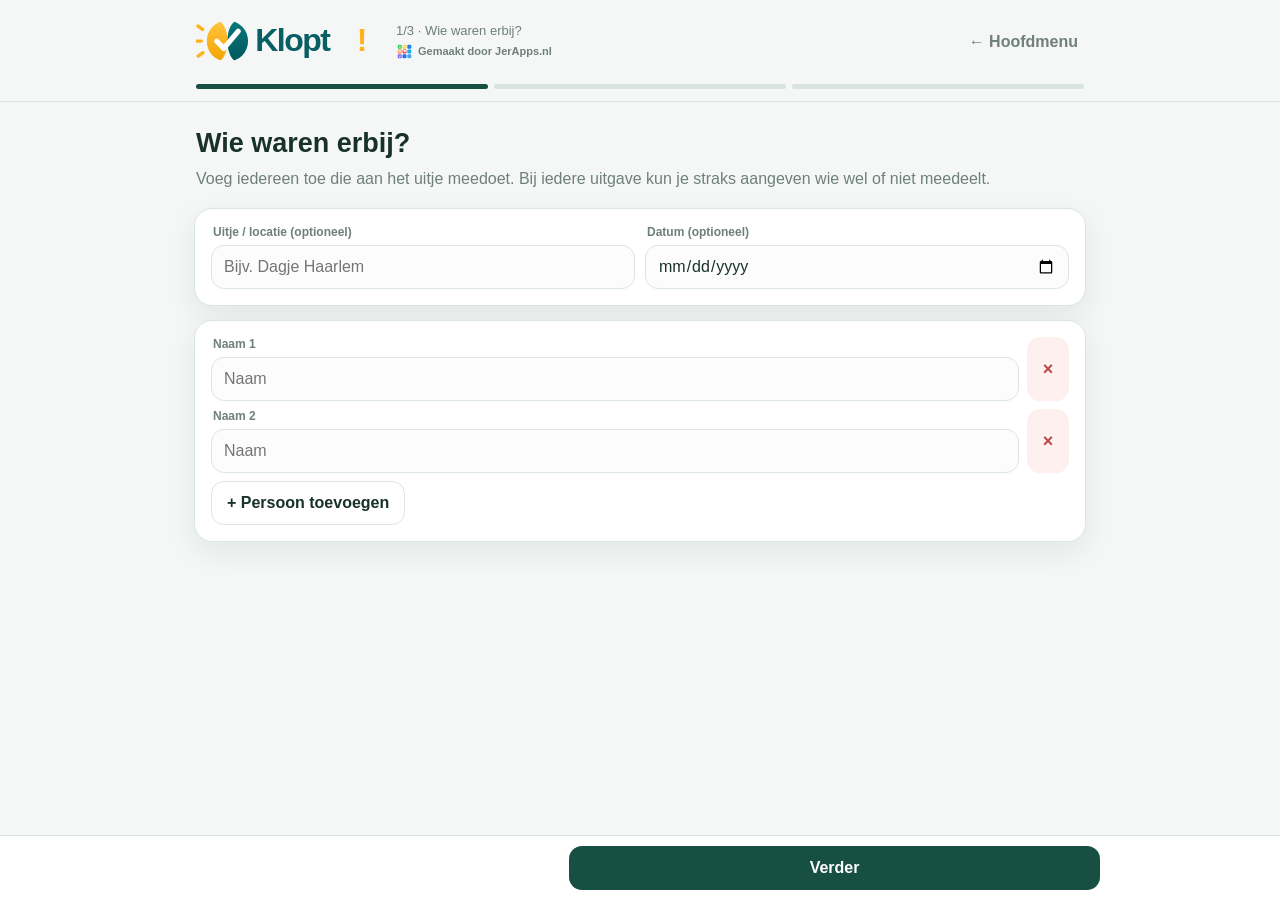
<file: uitje.html>
<!doctype html>
<html lang="nl">
<head>
<meta charset="utf-8"><meta name="viewport" content="width=device-width,initial-scale=1,viewport-fit=cover"><meta name="theme-color" content="#174f43">
<title>Uitje verrekenen – Klopt!</title><link rel="icon" type="image/svg+xml" href="assets/klopt-icon.svg">
<link rel="stylesheet" href="uitje.css"></head>
<body><header><div class="head"><div class="top"><div class="brand"><img src="assets/klopt-logo.svg" alt="Klopt!"><div class="brandcopy"><p class="sub" id="sub">1/3 · Wie waren erbij?</p><a class="maker" href="https://jerapps.nl" target="_blank" rel="noopener noreferrer"><img src="assets/jerapps-icon.svg" alt="">Gemaakt door JerApps.nl</a></div></div><button class="link" onclick="location.href='./'">← Hoofdmenu</button></div><div class="progress"><i id="p1"></i><i id="p2"></i><i id="p3"></i></div></div></header>
<div class="app">
<section class="step" data-step="1"><h2>Wie waren erbij?</h2><p class="help">Voeg iedereen toe die aan het uitje meedoet. Bij iedere uitgave kun je straks aangeven wie wel of niet meedeelt.</p><div class="card"><div class="grid2"><label class="field"><span>Uitje / locatie (optioneel)</span><input id="place" placeholder="Bijv. Dagje Haarlem"></label><label class="field"><span>Datum (optioneel)</span><input id="date" type="date"></label></div></div><div class="card"><div id="persons"></div><button class="btn ghost" id="addPerson">+ Persoon toevoegen</button></div></section>
<section class="step" data-step="2"><h2>Uitgaven van het uitje</h2><p class="help">Standaard deelt iedereen mee. Kies per uitgave eventueel andere deelnemers, aandelen of vaste bedragen.</p><div id="expenses"></div><div class="card"><button class="btn ghost" id="addExpense">+ Uitgave toevoegen</button><div class="totalbar"><span>Totaal voorgeschoten</span><strong id="total">€ 0,00</strong></div></div></section>
<section class="step" data-step="3"><h2>Wie betaalt wie?</h2><p class="help">Hier staat wat iedereen heeft voorgeschoten, het eigen aandeel en een betaaladvies met zo weinig mogelijk onderlinge betalingen.</p><div id="grand"></div><div id="summaries"></div><div class="card"><h3>Betaaladvies</h3><div id="payments"></div></div><div class="card share"><h3>Deel of bewaar de verrekening</h3><div class="actions"><button class="btn primary" id="share">Deel overzicht</button><button class="btn ghost" id="copy">Kopieer tekst</button><button class="btn ghost" id="download">Download .txt</button><button class="btn ghost" onclick="print()">Afdrukken / PDF</button></div></div></section>
</div><nav class="bottom"><div class="bottomin"><button class="btn ghost" id="back">Terug</button><button class="btn primary" id="next">Verder</button></div></nav>
<script src="uitje-core.js"></script><script src="uitje-ui.js"></script></body></html>
</file>
<file: uitje.css>
:root{--bg:#f4f7f5;--card:#fff;--ink:#18312b;--muted:#6f7f7a;--line:#dbe5e1;--primary:#174f43;--danger:#b84646;--success:#287a54;--danger-bg:#fff0f0;--success-bg:#eaf7ef;--shadow:0 10px 28px rgba(24,49,43,.08)}*{box-sizing:border-box}body{margin:0;background:var(--bg);color:var(--ink);font-family:Inter,ui-sans-serif,-apple-system,BlinkMacSystemFont,"Segoe UI",sans-serif}button,input,select{font:inherit}button{cursor:pointer}.app{max-width:920px;margin:auto;padding:18px 14px 100px}header{position:sticky;top:0;z-index:20;background:rgba(244,247,245,.95);border-bottom:1px solid var(--line);backdrop-filter:blur(12px)}.head{max-width:920px;margin:auto;padding:12px 16px}.brand{display:flex;align-items:center;gap:12px}.brand>img{width:188px;max-width:54vw}.brandcopy{min-width:0}.sub{font-size:13px;color:var(--muted);margin:2px 0}.maker{display:inline-flex;align-items:center;gap:5px;color:var(--muted);font-size:11px;font-weight:650;text-decoration:none;margin-top:3px}.maker img{width:17px;height:17px;border-radius:4px}.maker:hover{color:var(--primary)}.top{display:flex;justify-content:space-between;align-items:center;gap:10px}.link{border:0;background:transparent;color:var(--muted);font-weight:700}.progress{display:grid;grid-template-columns:repeat(3,1fr);gap:6px;margin-top:12px}.progress i{height:5px;border-radius:99px;background:#d9e3df}.progress i.on{background:var(--primary)}h2{font-size:27px;margin:8px 2px}.help{color:var(--muted);line-height:1.45;margin:0 2px 18px}.card{background:var(--card);border:1px solid var(--line);border-radius:18px;padding:16px;box-shadow:var(--shadow);margin-bottom:14px}.grid2{display:grid;grid-template-columns:1fr 1fr;gap:10px}.field span{display:block;font-size:12px;font-weight:700;color:var(--muted);margin:0 0 6px 2px}input,select{width:100%;border:1px solid var(--line);border-radius:13px;background:#fbfcfb;color:var(--ink);padding:11px 12px;min-height:44px;outline:none}.person{display:grid;grid-template-columns:1fr 42px;gap:8px;margin-bottom:8px}.btn{border:0;border-radius:13px;padding:11px 15px;min-height:44px;font-weight:750;background:#e7eeeb;color:var(--ink)}.primary{background:var(--primary);color:#fff}.ghost{background:transparent;border:1px solid var(--line)}.danger{background:var(--danger-bg);color:var(--danger)}.icon{width:42px;padding:0;font-size:18px}.expense{padding:0;overflow:hidden}.exphead{padding:14px 16px;border-bottom:1px solid var(--line);background:#fcfdfc}.expmain{display:grid;grid-template-columns:minmax(160px,1.4fr) 120px minmax(140px,1fr) 42px;gap:8px;align-items:end}.tabs{display:grid;grid-template-columns:repeat(3,1fr);gap:6px;margin-top:11px}.tab{border:1px solid var(--line);background:#fff;color:var(--ink);border-radius:11px;padding:9px 6px;font-size:12px;font-weight:700}.tab.on{background:var(--primary);color:#fff}.people{padding:10px 16px 14px}.prow{display:grid;grid-template-columns:minmax(0,1fr) 95px 95px;gap:8px;align-items:center;padding:7px 0;border-bottom:1px solid #eef2f0}.prow:last-child{border:0}.check{display:flex;align-items:center;gap:9px;font-weight:650}.check input{width:auto;min-height:0;accent-color:var(--primary)}.prow input{min-height:38px;padding:8px;text-align:right}.amount{text-align:right;font-variant-numeric:tabular-nums}.valid{margin-top:9px;border-radius:11px;padding:9px 10px;font-size:12px}.ok{background:var(--success-bg);color:var(--success)}.bad{background:var(--danger-bg);color:var(--danger)}.totalbar{display:flex;justify-content:space-between;align-items:center;margin-top:12px;padding:13px 15px;border-radius:15px;background:#edf4f1}.totalbar strong{font-size:20px}.grand{background:var(--primary);color:#fff;border-radius:19px;padding:18px;margin:15px 0}.grand div{display:flex;justify-content:space-between;padding:4px 0}.summary{border:1px solid var(--line);border-radius:16px;background:#fff;overflow:hidden;margin-bottom:12px}.sumtop{display:flex;justify-content:space-between;align-items:center;padding:13px 15px;background:#fbfcfb}.sumtop h3{margin:0}.pill{border-radius:99px;padding:6px 9px;font-size:12px;font-weight:750}.stats{display:grid;grid-template-columns:repeat(3,1fr);gap:8px;padding:12px 15px}.stat{background:#f7faf8;border:1px solid var(--line);border-radius:12px;padding:10px}.stat span{display:block;color:var(--muted);font-size:11px;font-weight:700;margin-bottom:4px}.pos{color:var(--success)}.neg{color:var(--danger)}.payment{display:grid;grid-template-columns:1fr auto;gap:12px;padding:12px 0;border-bottom:1px dashed #e6ece9}.payment:last-child{border:0}.small{font-size:13px;color:var(--muted)}.actions{display:flex;gap:8px;flex-wrap:wrap}.step{display:none}.step.on{display:block}.bottom{position:fixed;bottom:0;left:0;right:0;background:rgba(255,255,255,.96);border-top:1px solid var(--line);padding:10px 14px calc(10px + env(safe-area-inset-bottom));z-index:30}.bottomin{max-width:920px;margin:auto;display:grid;grid-template-columns:1fr 1.4fr;gap:10px}.hidden{display:none!important}@media(max-width:620px){.grid2{grid-template-columns:1fr}.expmain{grid-template-columns:1fr 1fr}.expmain .nm{grid-column:1/-1}.expmain .icon{grid-column:2;justify-self:end}.prow{grid-template-columns:minmax(0,1fr) 82px 86px}.stats{grid-template-columns:1fr}}@media print{header,.bottom,.share{display:none!important}.app{padding:0}.step{display:none!important}.step[data-step="3"].on{display:block!important}.card,.summary{box-shadow:none}}
</file>
